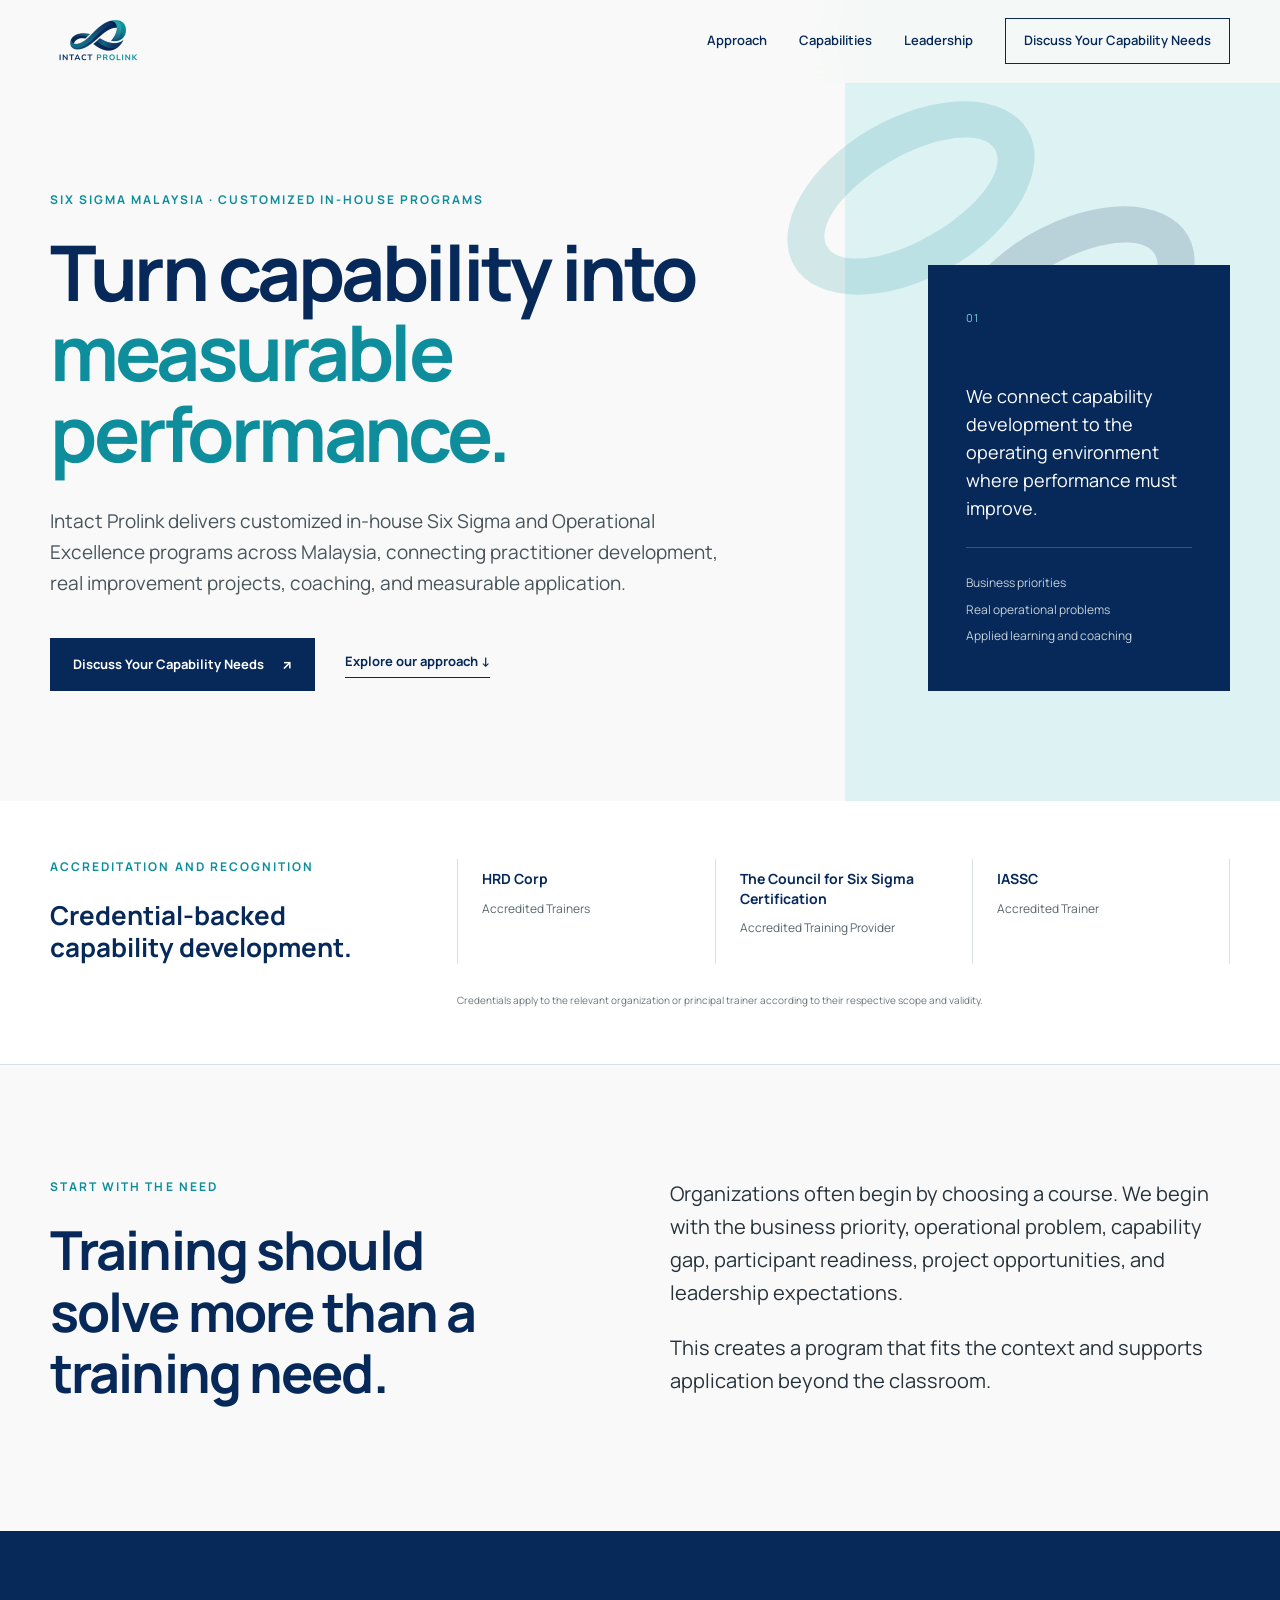
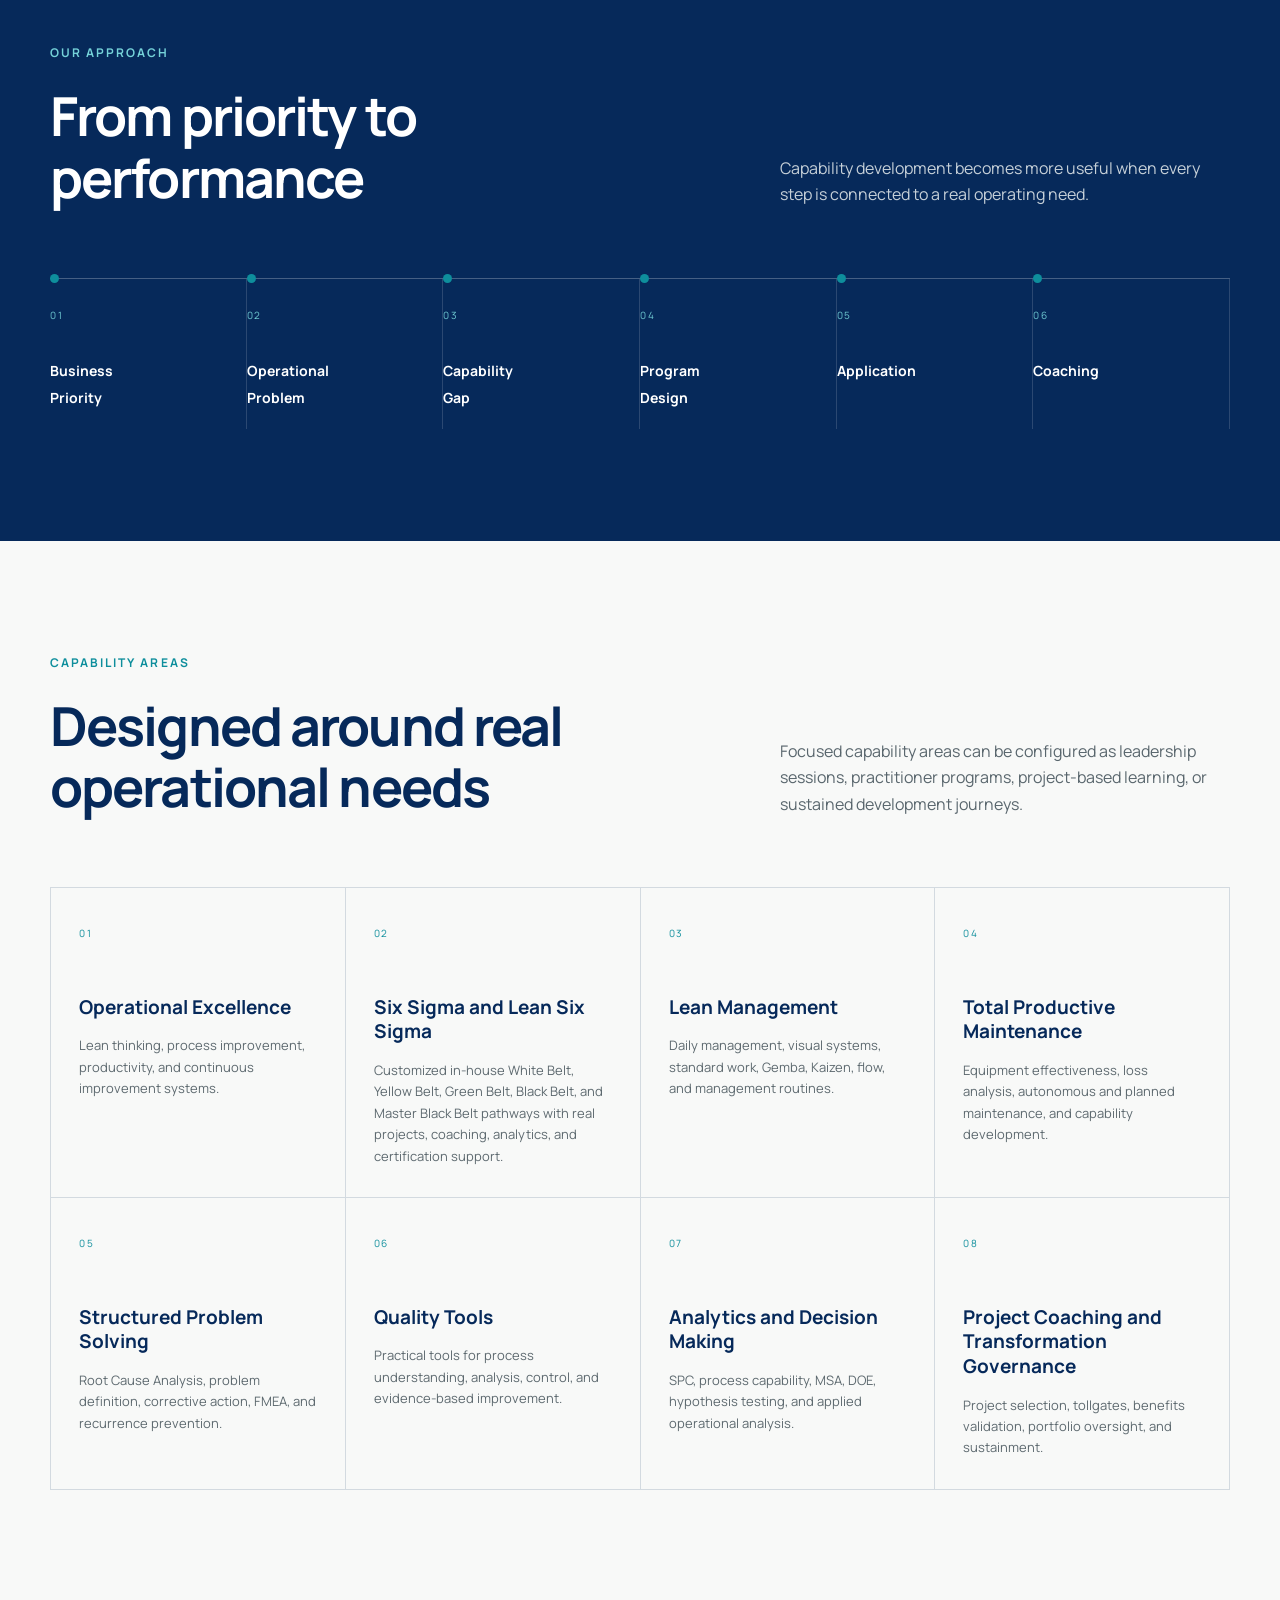
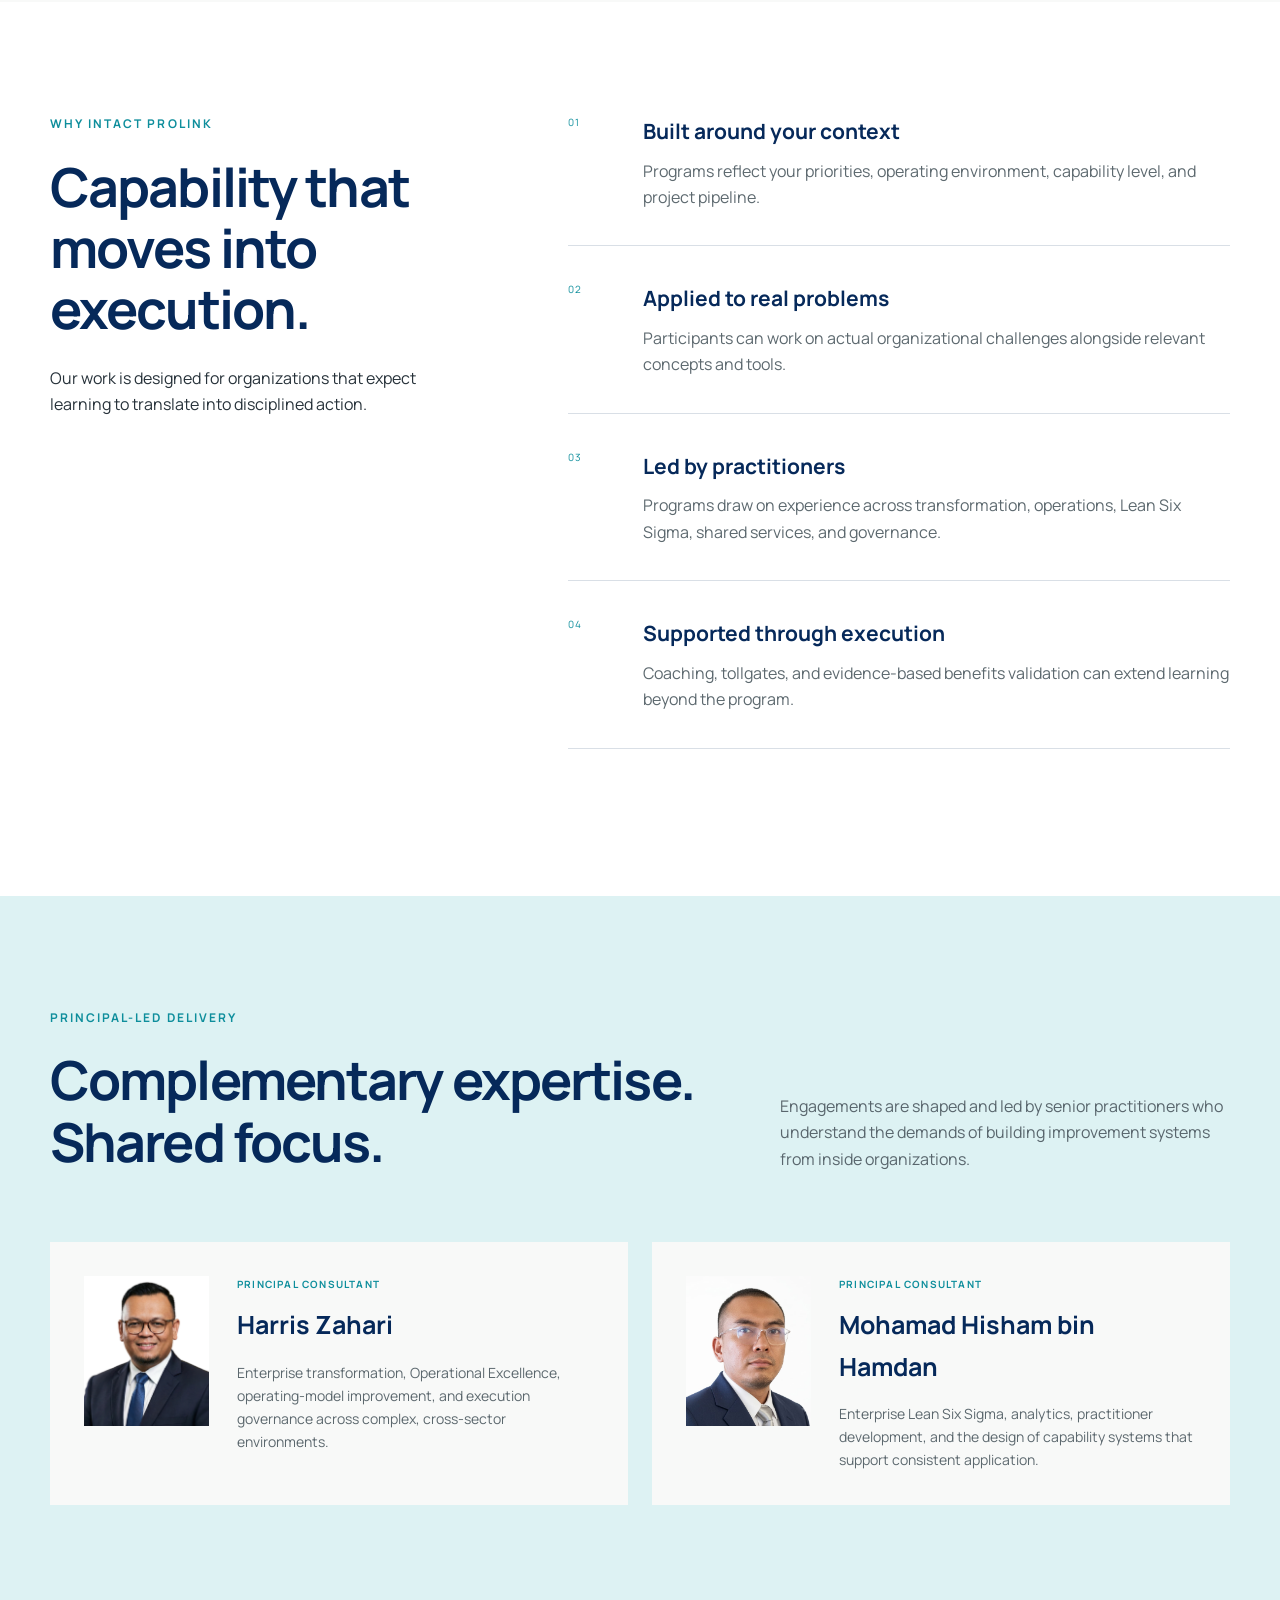
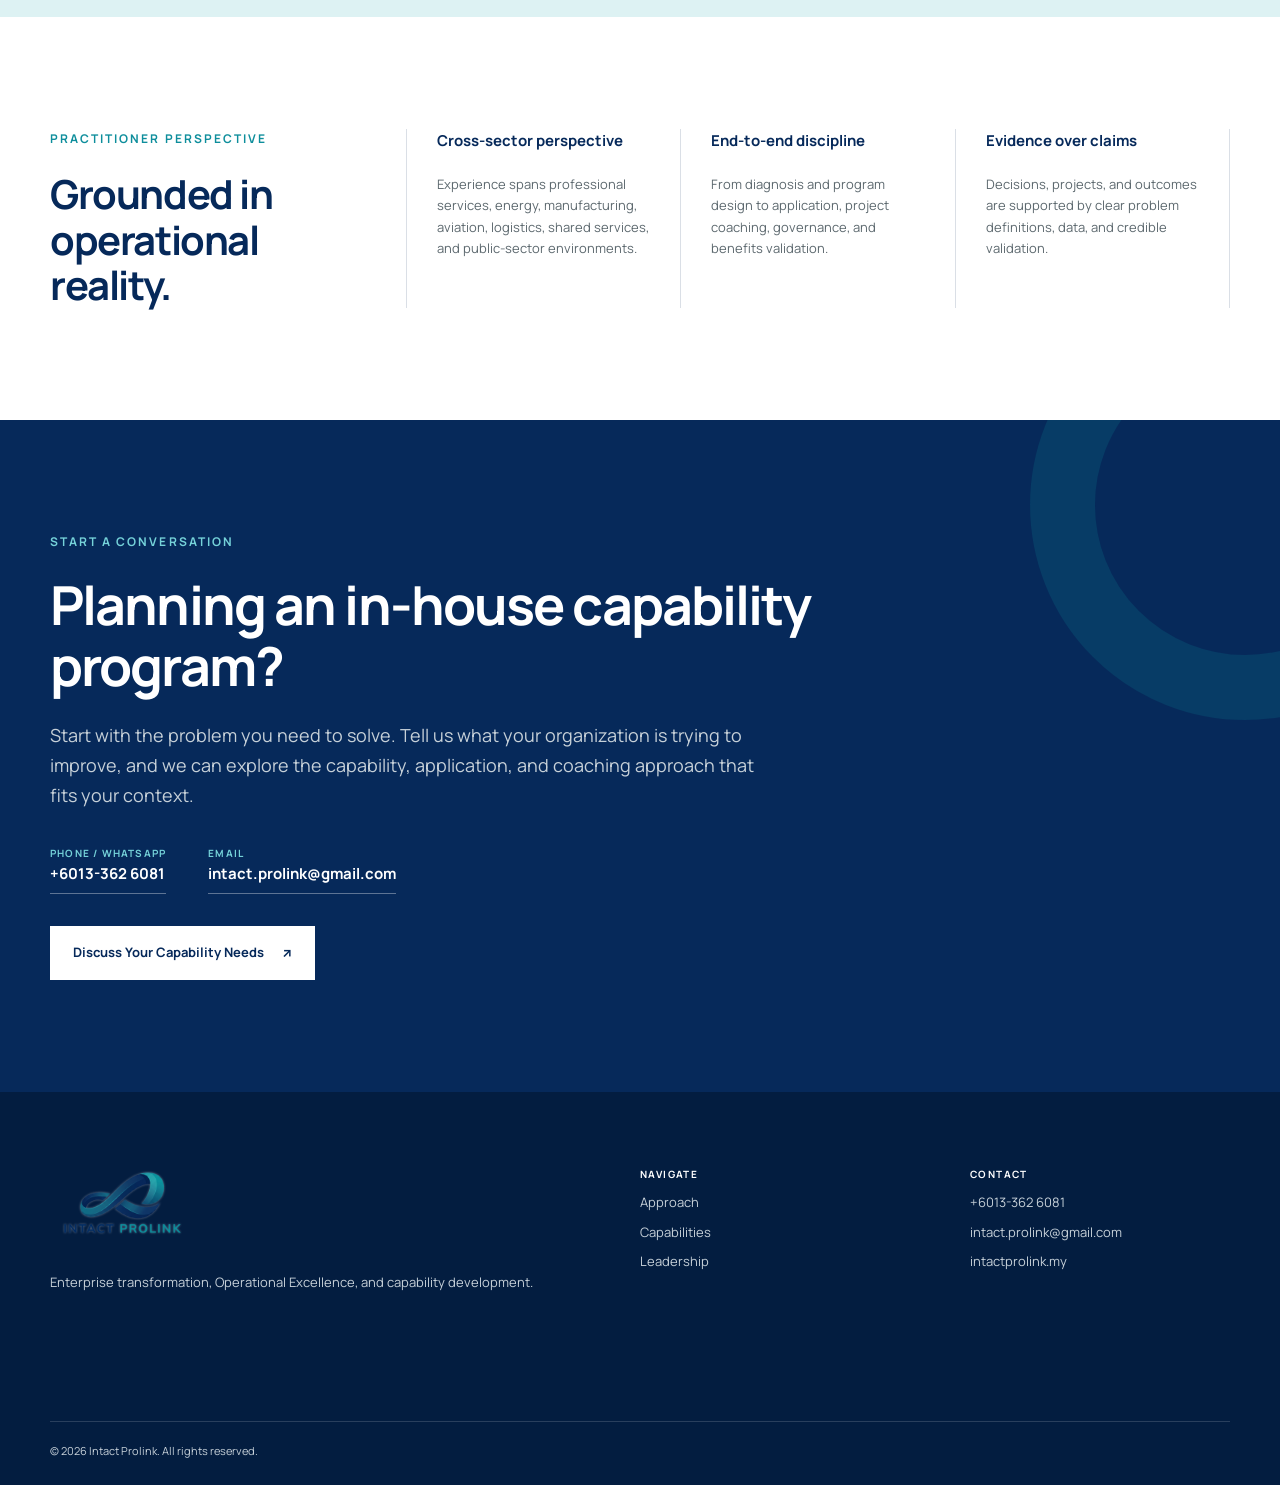
<file: index.html>
<!doctype html>
<html lang="en">
<head>
  <meta charset="utf-8">
  <meta name="viewport" content="width=device-width, initial-scale=1">
  <meta name="description" content="Customized in-house Six Sigma training in Malaysia, from White Belt to Master Black Belt, with real projects, coaching, analytics, and certification pathways.">
  <meta name="robots" content="index, follow, max-image-preview:large">
  <meta name="theme-color" content="#06295A">
  <link rel="canonical" href="https://intactprolink.my/">
  <link rel="alternate" hreflang="en-MY" href="https://intactprolink.my/">
  <link rel="alternate" hreflang="x-default" href="https://intactprolink.my/">
  <meta property="og:title" content="Six Sigma Malaysia | Intact Prolink">
  <meta property="og:description" content="Customized in-house Six Sigma and Lean Six Sigma programs in Malaysia, from White Belt to Master Black Belt.">
  <meta property="og:type" content="website">
  <meta property="og:url" content="https://intactprolink.my/">
  <meta property="og:site_name" content="Intact Prolink">
  <meta property="og:locale" content="en_MY">
  <meta property="og:image" content="https://intactprolink.my/assets/intact-prolink-logo.png">
  <meta property="og:image:alt" content="Intact Prolink">
  <meta name="twitter:card" content="summary">
  <meta name="twitter:title" content="Six Sigma Malaysia | Intact Prolink">
  <meta name="twitter:description" content="Customized in-house Six Sigma and Lean Six Sigma programs in Malaysia.">
  <title>Six Sigma Malaysia | In-House Training | Intact Prolink</title>
  <script type="application/ld+json">
  {
    "@context": "https://schema.org",
    "@graph": [
      {
        "@type": "Organization",
        "@id": "https://intactprolink.my/#organization",
        "name": "Intact Prolink",
        "url": "https://intactprolink.my/",
        "logo": "https://intactprolink.my/assets/intact-prolink-logo.png",
        "email": "intact.prolink@gmail.com",
        "telephone": "+60133626081",
        "areaServed": {"@type": "Country", "name": "Malaysia"},
        "description": "A principal-led enterprise transformation, Operational Excellence, and capability development firm delivering customized in-house Six Sigma programs in Malaysia."
      },
      {
        "@type": "Service",
        "@id": "https://intactprolink.my/#six-sigma-malaysia",
        "name": "Customized In-House Six Sigma Training Malaysia",
        "serviceType": "Six Sigma and Lean Six Sigma capability development",
        "provider": {"@id": "https://intactprolink.my/#organization"},
        "areaServed": {"@type": "Country", "name": "Malaysia"},
        "audience": {"@type": "BusinessAudience", "audienceType": "Organizations and enterprise teams"},
        "description": "White Belt, Yellow Belt, Green Belt, Black Belt, and Master Black Belt pathways with project coaching, analytics, tollgates, and certification support."
      }
    ]
  }
  </script>
  <link rel="preconnect" href="https://fonts.googleapis.com">
  <link rel="preconnect" href="https://fonts.gstatic.com" crossorigin>
  <link href="https://fonts.googleapis.com/css2?family=Inter:wght@400;500;600&amp;family=Manrope:wght@400;500;600;700;800&amp;display=swap" rel="stylesheet">
  <link rel="stylesheet" href="styles.css">
  <link rel="stylesheet" href="logo.css">
  <script src="script.js" defer></script>
</head>
<body>
  <a class="skip-link" href="#main">Skip to main content</a>
  <header class="site-header" data-header>
    <div class="container nav-wrap">
      <a class="brand" href="#top" aria-label="Intact Prolink home">
        <img src="assets/intact-prolink-logo.png" alt="Intact Prolink" width="180" height="120">
      </a>
      <button class="nav-toggle" type="button" aria-expanded="false" aria-controls="site-nav">
        <span class="sr-only">Open navigation</span><span></span><span></span>
      </button>
      <nav id="site-nav" class="site-nav" aria-label="Primary navigation">
        <a href="#approach">Approach</a>
        <a href="#capabilities">Capabilities</a>
        <a href="#leadership">Leadership</a>
        <a class="nav-cta" href="#contact">Discuss Your Capability Needs</a>
      </nav>
    </div>
  </header>

  <main id="main">
    <section class="hero" id="top">
      <div class="hero-orbit" aria-hidden="true"><span></span><span></span></div>
      <div class="container hero-grid">
        <div class="hero-copy reveal">
          <p class="eyebrow">Six Sigma Malaysia · Customized in-house programs</p>
          <h1>Turn capability into <span>measurable performance.</span></h1>
          <p class="hero-lead">Intact Prolink delivers customized in-house Six Sigma and Operational Excellence programs across Malaysia, connecting practitioner development, real improvement projects, coaching, and measurable application.</p>
          <div class="hero-actions">
            <a class="button button-primary" href="#contact">Discuss Your Capability Needs <span aria-hidden="true">↗</span></a>
            <a class="text-link" href="#approach">Explore our approach <span aria-hidden="true">↓</span></a>
          </div>
        </div>
        <aside class="hero-panel reveal" aria-label="Intact Prolink focus">
          <span class="panel-index">01</span>
          <p>We connect capability development to the operating environment where performance must improve.</p>
          <ul>
            <li>Business priorities</li>
            <li>Real operational problems</li>
            <li>Applied learning and coaching</li>
          </ul>
        </aside>
      </div>
    </section>

    <section class="accreditation-strip" aria-labelledby="accreditation-heading">
      <div class="container accreditation-grid">
        <div><p class="eyebrow">Accreditation and recognition</p><h2 id="accreditation-heading">Credential-backed capability development.</h2></div>
        <div class="credential-list">
          <div><strong>HRD Corp</strong><span>Accredited Trainers</span></div>
          <div><strong>The Council for Six Sigma Certification</strong><span>Accredited Training Provider</span></div>
          <div><strong>IASSC</strong><span>Accredited Trainer</span></div>
        </div>
        <p class="credential-note">Credentials apply to the relevant organization or principal trainer according to their respective scope and validity.</p>
      </div>
    </section>

    <section class="problem section">
      <div class="container split">
        <div class="section-heading reveal">
          <p class="eyebrow">Start with the need</p>
          <h2>Training should solve more than a training need.</h2>
        </div>
        <div class="body-large reveal">
          <p>Organizations often begin by choosing a course. We begin with the business priority, operational problem, capability gap, participant readiness, project opportunities, and leadership expectations.</p>
          <p>This creates a program that fits the context and supports application beyond the classroom.</p>
        </div>
      </div>
    </section>

    <section class="approach section" id="approach">
      <div class="container">
        <div class="section-intro reveal">
          <div><p class="eyebrow light">Our approach</p><h2>From priority to performance</h2></div>
          <p>Capability development becomes more useful when every step is connected to a real operating need.</p>
        </div>
        <ol class="approach-flow" aria-label="Intact Prolink approach">
          <li class="reveal"><span>01</span><strong>Business<br>Priority</strong></li>
          <li class="reveal"><span>02</span><strong>Operational<br>Problem</strong></li>
          <li class="reveal"><span>03</span><strong>Capability<br>Gap</strong></li>
          <li class="reveal"><span>04</span><strong>Program<br>Design</strong></li>
          <li class="reveal"><span>05</span><strong>Application</strong></li>
          <li class="reveal"><span>06</span><strong>Coaching</strong></li>
        </ol>
      </div>
    </section>

    <section class="capabilities section" id="capabilities">
      <div class="container">
        <div class="section-intro dark reveal">
          <div><p class="eyebrow">Capability areas</p><h2>Designed around real operational needs</h2></div>
          <p>Focused capability areas can be configured as leadership sessions, practitioner programs, project-based learning, or sustained development journeys.</p>
        </div>
        <div class="capability-grid">
          <article class="capability-card reveal"><span>01</span><h3>Operational Excellence</h3><p>Lean thinking, process improvement, productivity, and continuous improvement systems.</p></article>
          <article class="capability-card reveal"><span>02</span><h3>Six Sigma and Lean Six Sigma</h3><p>Customized in-house White Belt, Yellow Belt, Green Belt, Black Belt, and Master Black Belt pathways with real projects, coaching, analytics, and certification support.</p></article>
          <article class="capability-card reveal"><span>03</span><h3>Lean Management</h3><p>Daily management, visual systems, standard work, Gemba, Kaizen, flow, and management routines.</p></article>
          <article class="capability-card reveal"><span>04</span><h3>Total Productive Maintenance</h3><p>Equipment effectiveness, loss analysis, autonomous and planned maintenance, and capability development.</p></article>
          <article class="capability-card reveal"><span>05</span><h3>Structured Problem Solving</h3><p>Root Cause Analysis, problem definition, corrective action, FMEA, and recurrence prevention.</p></article>
          <article class="capability-card reveal"><span>06</span><h3>Quality Tools</h3><p>Practical tools for process understanding, analysis, control, and evidence-based improvement.</p></article>
          <article class="capability-card reveal"><span>07</span><h3>Analytics and Decision Making</h3><p>SPC, process capability, MSA, DOE, hypothesis testing, and applied operational analysis.</p></article>
          <article class="capability-card reveal"><span>08</span><h3>Project Coaching and Transformation Governance</h3><p>Project selection, tollgates, benefits validation, portfolio oversight, and sustainment.</p></article>
        </div>
      </div>
    </section>

    <section class="why section">
      <div class="container why-grid">
        <div class="why-heading reveal"><p class="eyebrow">Why Intact Prolink</p><h2>Capability that moves into execution.</h2><p>Our work is designed for organizations that expect learning to translate into disciplined action.</p></div>
        <div class="reasons">
          <article class="reveal"><span>01</span><div><h3>Built around your context</h3><p>Programs reflect your priorities, operating environment, capability level, and project pipeline.</p></div></article>
          <article class="reveal"><span>02</span><div><h3>Applied to real problems</h3><p>Participants can work on actual organizational challenges alongside relevant concepts and tools.</p></div></article>
          <article class="reveal"><span>03</span><div><h3>Led by practitioners</h3><p>Programs draw on experience across transformation, operations, Lean Six Sigma, shared services, and governance.</p></div></article>
          <article class="reveal"><span>04</span><div><h3>Supported through execution</h3><p>Coaching, tollgates, and evidence-based benefits validation can extend learning beyond the program.</p></div></article>
        </div>
      </div>
    </section>

    <section class="leadership section" id="leadership">
      <div class="container">
        <div class="section-intro dark reveal">
          <div><p class="eyebrow">Principal-led delivery</p><h2>Complementary expertise. Shared focus.</h2></div>
          <p>Engagements are shaped and led by senior practitioners who understand the demands of building improvement systems from inside organizations.</p>
        </div>
        <div class="leader-grid">
          <article class="leader reveal"><figure class="leader-photo"><img src="assets/harris-zahari.png" alt="Harris Zahari, Principal Consultant" width="645" height="617" loading="lazy"></figure><div><p class="role">Principal Consultant</p><h3>Harris Zahari</h3><p>Enterprise transformation, Operational Excellence, operating-model improvement, and execution governance across complex, cross-sector environments.</p></div></article>
          <article class="leader reveal"><figure class="leader-photo"><img src="assets/mohamad-hisham-hamdan.jpg" alt="Mohamad Hisham bin Hamdan, Principal Consultant" width="997" height="1024" loading="lazy"></figure><div><p class="role">Principal Consultant</p><h3>Mohamad Hisham bin Hamdan</h3><p>Enterprise Lean Six Sigma, analytics, practitioner development, and the design of capability systems that support consistent application.</p></div></article>
        </div>
      </div>
    </section>

    <section class="credibility section" aria-label="Credibility">
      <div class="container credibility-grid">
        <div class="credibility-title reveal"><p class="eyebrow">Practitioner perspective</p><h2>Grounded in operational reality.</h2></div>
        <div class="proof reveal"><strong>Cross-sector perspective</strong><p>Experience spans professional services, energy, manufacturing, aviation, logistics, shared services, and public-sector environments.</p></div>
        <div class="proof reveal"><strong>End-to-end discipline</strong><p>From diagnosis and program design to application, project coaching, governance, and benefits validation.</p></div>
        <div class="proof reveal"><strong>Evidence over claims</strong><p>Decisions, projects, and outcomes are supported by clear problem definitions, data, and credible validation.</p></div>
      </div>
    </section>

    <section class="contact section" id="contact">
      <div class="contact-orbit" aria-hidden="true"></div>
      <div class="container contact-inner reveal">
        <p class="eyebrow light">Start a conversation</p>
        <h2>Planning an in-house capability program?</h2>
        <p>Start with the problem you need to solve. Tell us what your organization is trying to improve, and we can explore the capability, application, and coaching approach that fits your context.</p>
 <div class="direct-contact" aria-label="Contact Intact Prolink">
          <a href="tel:+60133626081"><span>Phone / WhatsApp</span><strong>+6013-362 6081</strong></a>
          <a href="mailto:intact.prolink@gmail.com"><span>Email</span><strong>intact.prolink@gmail.com</strong></a>
        </div>
        <a class="button button-light" href="mailto:intact.prolink@gmail.com?subject=Six%20Sigma%20Malaysia%20Capability%20Discussion">Discuss Your Capability Needs <span aria-hidden="true">↗</span></a>
      </div>
    </section>
  </main>

  <footer class="site-footer">
    <div class="container footer-grid">
      <div><a class="brand brand-footer" href="#top"><img src="assets/intact-prolink-logo.png" alt="Intact Prolink" width="180" height="120"></a><p>Enterprise transformation, Operational Excellence, and capability development.</p></div>
      <div><p class="footer-label">Navigate</p><a href="#approach">Approach</a><a href="#capabilities">Capabilities</a><a href="#leadership">Leadership</a></div>
      <div><p class="footer-label">Contact</p><a href="tel:+60133626081">+6013-362 6081</a><a href="mailto:intact.prolink@gmail.com">intact.prolink@gmail.com</a><a href="https://intactprolink.my">intactprolink.my</a></div>
      <p class="copyright">© <span data-year></span> Intact Prolink. All rights reserved.</p>
    </div>
  </footer>
</body>
</html>
</file>
<file: styles.css>
:root{--navy:#06295a;--teal:#0e8e9c;--steel:#145377;--aqua:#ddf2f3;--white:#f8f9f8;--charcoal:#27323a;--line:rgba(6,41,90,.15);--max:1180px;--radius:2px}*{box-sizing:border-box}html{scroll-behavior:smooth;scroll-padding-top:90px}body{margin:0;background:var(--white);color:var(--charcoal);font-family:Manrope,Inter,Arial,sans-serif;font-size:16px;line-height:1.65}a{color:inherit;text-decoration:none}button{font:inherit}.container{width:min(calc(100% - 48px),var(--max));margin:auto}.section{padding:112px 0}.skip-link{position:fixed;left:16px;top:-100px;z-index:1000;background:#fff;padding:10px 16px}.skip-link:focus{top:16px}.sr-only{position:absolute;width:1px;height:1px;padding:0;margin:-1px;overflow:hidden;clip:rect(0,0,0,0);white-space:nowrap;border:0}.site-header{position:fixed;inset:0 0 auto;z-index:100;background:rgba(248,249,248,.88);backdrop-filter:blur(15px);border-bottom:1px solid transparent;transition:.25s}.site-header.scrolled{border-color:var(--line)}.nav-wrap{height:82px;display:flex;align-items:center;justify-content:space-between}.brand{display:flex;align-items:center;gap:12px;color:var(--navy)}.brand-name{font-size:14px;font-weight:700;letter-spacing:.11em}.brand-name strong{color:var(--teal)}.brand-mark{width:38px;height:24px;display:block;position:relative}.brand-mark i,.brand-mark b{position:absolute;width:23px;height:16px;border:5px solid var(--navy);border-radius:50%;transform:rotate(-25deg);top:3px}.brand-mark i{left:0;border-right-color:var(--teal)}.brand-mark b{right:0;border-left-color:var(--teal)}.site-nav{display:flex;align-items:center;gap:32px;font-size:13px;font-weight:600;color:var(--navy)}.site-nav>a:not(.nav-cta){position:relative}.site-nav>a:not(.nav-cta):after{content:"";position:absolute;left:0;bottom:-7px;width:0;height:2px;background:var(--teal);transition:.25s}.site-nav>a:hover:after{width:100%}.nav-cta{border:1px solid var(--navy);padding:11px 18px;transition:.2s}.nav-cta:hover{background:var(--navy);color:#fff}.nav-toggle{display:none;border:0;background:transparent;width:42px;height:42px}.nav-toggle span:not(.sr-only){display:block;height:2px;width:22px;background:var(--navy);margin:6px auto}.hero{min-height:780px;padding:190px 0 110px;display:flex;align-items:center;position:relative;overflow:hidden}.hero:after{content:"";position:absolute;right:0;top:0;width:34%;height:100%;background:var(--aqua);z-index:-2}.hero-grid{display:grid;grid-template-columns:1.65fr .65fr;gap:110px;align-items:end}.eyebrow{color:var(--teal);font-size:12px;font-weight:700;letter-spacing:.17em;text-transform:uppercase;margin:0 0 22px}.eyebrow.light{color:#75d2d9}.hero h1{font-size:clamp(48px,6vw,78px);line-height:1.05;letter-spacing:-.045em;color:var(--navy);max-width:850px;margin:0}.hero h1 span{color:var(--teal)}.hero-lead{font-size:19px;max-width:690px;margin:32px 0 38px;color:#48545a}.hero-actions{display:flex;align-items:center;gap:30px}.button{display:inline-flex;align-items:center;justify-content:center;gap:18px;padding:15px 22px;font-size:13px;font-weight:700;transition:.2s;border:1px solid transparent}.button-primary{background:var(--navy);color:#fff}.button-primary:hover{background:var(--steel);transform:translateY(-2px)}.text-link{font-size:13px;font-weight:700;color:var(--navy);border-bottom:1px solid var(--navy);padding-bottom:4px}.hero-panel{background:var(--navy);color:#fff;padding:38px;min-height:330px}.panel-index{font-size:11px;color:#75d2d9;letter-spacing:.14em}.hero-panel>p{font-size:18px;line-height:1.55;margin:54px 0 24px}.hero-panel ul{list-style:none;margin:0;padding:18px 0 0;border-top:1px solid rgba(255,255,255,.2);font-size:12px;color:#c6d0d8}.hero-panel li{margin:7px 0}.hero-orbit{position:absolute;right:5%;top:118px;width:440px;height:400px;z-index:-1;opacity:.16}.hero-orbit span{position:absolute;width:270px;height:160px;border:38px solid var(--teal);border-radius:50%;transform:rotate(-30deg)}.hero-orbit span+span{left:160px;top:105px;border-color:var(--navy)}.split{display:grid;grid-template-columns:1fr 1.12fr;gap:120px}.section-heading h2,.section-intro h2,.why h2,.leadership h2,.credibility h2,.contact h2{font-size:clamp(36px,4.2vw,56px);line-height:1.14;letter-spacing:-.035em;color:var(--navy);margin:0}.body-large{font-size:20px;line-height:1.65}.body-large p{margin:0 0 22px}.approach{background:var(--navy);color:#fff}.section-intro{display:flex;justify-content:space-between;gap:80px;align-items:end;margin-bottom:70px}.section-intro h2{color:#fff}.section-intro>p{max-width:450px;margin:0;color:#c6d0d8}.section-intro.dark h2{color:var(--navy)}.section-intro.dark>p{color:#59666d}.approach-flow{display:grid;grid-template-columns:repeat(6,1fr);list-style:none;margin:0;padding:0;border-top:1px solid rgba(255,255,255,.25)}.approach-flow li{position:relative;padding:28px 15px 10px 0;min-height:150px;border-right:1px solid rgba(255,255,255,.15)}.approach-flow li:after{content:"";position:absolute;top:-5px;left:0;width:9px;height:9px;border-radius:50%;background:var(--teal)}.approach-flow span{display:block;color:#70cbd3;font-size:10px;letter-spacing:.15em;margin-bottom:34px}.approach-flow strong{font-size:14px;line-height:1.4}.capability-grid{display:grid;grid-template-columns:repeat(4,1fr);border-top:1px solid var(--line);border-left:1px solid var(--line)}.capability-card{min-height:285px;padding:30px 28px;border-right:1px solid var(--line);border-bottom:1px solid var(--line);transition:.25s}.capability-card:hover{background:var(--aqua);transform:translateY(-4px)}.capability-card span,.reasons span{font-size:10px;color:var(--teal);letter-spacing:.15em}.capability-card h3{font-size:19px;line-height:1.3;color:var(--navy);margin:50px 0 16px}.capability-card p{font-size:13px;line-height:1.65;margin:0;color:#5d696f}.why{background:#fff}.why-grid{display:grid;grid-template-columns:.75fr 1.25fr;gap:120px}.why-heading{position:sticky;top:140px;align-self:start}.why-heading>p:last-child{max-width:420px;margin-top:25px}.reasons article{display:grid;grid-template-columns:50px 1fr;gap:25px;padding:0 0 35px;margin-bottom:35px;border-bottom:1px solid var(--line)}.reasons h3{font-size:21px;color:var(--navy);margin:0 0 9px}.reasons p{margin:0;color:#5d696f}.leadership{background:var(--aqua)}.leader-grid{display:grid;grid-template-columns:1fr 1fr;gap:24px}.leader{background:var(--white);padding:34px;display:grid;grid-template-columns:125px 1fr;gap:28px;align-items:start}.leader-monogram{width:125px;height:150px;display:grid;place-items:end start;padding:18px;background:var(--navy);color:#fff;font-size:24px;font-weight:700}.leader-monogram.alt{background:var(--steel)}.role{margin:0 0 12px;text-transform:uppercase;color:var(--teal);font-weight:700;letter-spacing:.12em;font-size:10px}.leader h3{font-size:25px;color:var(--navy);margin:0 0 15px}.leader p:last-child{font-size:14px;color:#5c686e;margin:0}.credibility{background:#fff}.credibility-grid{display:grid;grid-template-columns:1.3fr repeat(3,1fr);gap:0}.credibility-title,.proof{padding:0 30px;border-right:1px solid var(--line)}.credibility-title{padding-left:0}.credibility h2{font-size:40px}.proof strong{display:block;color:var(--navy);font-size:15px;margin-bottom:20px}.proof p{font-size:13px;margin:0;color:#5c686e}.contact{position:relative;background:var(--navy);color:#fff;overflow:hidden}.contact-inner{position:relative;max-width:850px;margin-left:max(24px,calc((100% - var(--max))/2));margin-right:auto}.contact h2{color:#fff;max-width:780px}.contact-inner>p:not(.eyebrow){font-size:18px;max-width:730px;color:#c6d0d8;margin:25px 0 35px}.button-light{background:#fff;color:var(--navy)}.button-light:hover{background:var(--aqua);transform:translateY(-2px)}.contact-orbit{position:absolute;width:430px;height:430px;border:65px solid var(--teal);border-radius:50%;right:-180px;top:-130px;opacity:.18}.site-footer{background:#031d40;color:#c6d0d8;padding:64px 0 25px;font-size:13px}.footer-grid{display:grid;grid-template-columns:2fr 1fr 1fr;gap:70px}.brand-footer{color:#fff;margin-bottom:20px}.brand-footer .brand-mark i,.brand-footer .brand-mark b{border-color:#fff}.brand-footer .brand-mark i{border-right-color:var(--teal)}.brand-footer .brand-mark b{border-left-color:var(--teal)}.footer-grid>div>a:not(.brand){display:block;margin:8px 0}.footer-label{color:#fff;text-transform:uppercase;letter-spacing:.14em;font-size:10px;font-weight:700}.copyright{grid-column:1/-1;margin:45px 0 0;padding-top:20px;border-top:1px solid rgba(255,255,255,.15);font-size:11px}.reveal{opacity:0;transform:translateY(18px);transition:opacity .65s ease,transform .65s ease}.reveal.visible{opacity:1;transform:none}@media(prefers-reduced-motion:reduce){html{scroll-behavior:auto}.reveal{opacity:1;transform:none;transition:none}}@media(max-width:920px){.section{padding:85px 0}.hero{padding-top:150px}.hero-grid,.split,.why-grid{grid-template-columns:1fr;gap:55px}.hero:after{width:25%}.hero-panel{max-width:500px}.approach-flow{grid-template-columns:repeat(3,1fr);row-gap:25px}.capability-grid{grid-template-columns:repeat(2,1fr)}.why-heading{position:static}.leader-grid{grid-template-columns:1fr}.credibility-grid{grid-template-columns:1fr 1fr;gap:45px}.credibility-title,.proof{padding:0;border:0}.site-nav{position:absolute;top:82px;left:0;right:0;background:var(--white);display:none;flex-direction:column;align-items:stretch;padding:24px;border-bottom:1px solid var(--line)}.site-nav.open{display:flex}.nav-toggle{display:block}.section-intro{align-items:start;flex-direction:column;gap:25px}}@media(max-width:600px){.container{width:min(calc(100% - 32px),var(--max))}.section{padding:70px 0}.hero{min-height:auto;padding:135px 0 75px}.hero h1{font-size:44px}.hero-lead{font-size:17px}.hero-actions{align-items:flex-start;flex-direction:column}.hero-panel{padding:28px;min-height:290px}.hero-panel>p{margin-top:42px}.section-heading h2,.section-intro h2,.why h2,.leadership h2,.contact h2{font-size:35px}.body-large{font-size:17px}.approach-flow{grid-template-columns:repeat(2,1fr)}.capability-grid{grid-template-columns:1fr}.capability-card{min-height:235px}.leader{grid-template-columns:1fr}.leader-monogram{width:100%;height:115px}.credibility-grid,.footer-grid{grid-template-columns:1fr}.footer-grid{gap:35px}.copyright{grid-column:1}.contact-inner{margin:0 16px}.brand-name{font-size:12px}.hero-orbit{display:none}}
</file>
<file: logo.css>
.brand img {
  display: block;
  width: 150px;
  height: 64px;
  object-fit: contain;
  object-position: left center;
}

.brand-footer img {
  width: 180px;
  height: 96px;
  filter: drop-shadow(0 0 1px rgba(255, 255, 255, 0.4));
}

.leader-photo {
  width: 125px;
  height: 150px;
  margin: 0;
  overflow: hidden;
  background: #DDF2F3;
}

.leader-photo img {
  display: block;
  width: 100%;
  height: 100%;
  object-fit: cover;
  object-position: center top;
}

.accreditation-strip {
  padding: 56px 0;
  background: #ffffff;
  border-bottom: 1px solid rgba(6, 41, 90, 0.15);
}

.accreditation-grid {
  display: grid;
  grid-template-columns: 0.8fr 1.8fr;
  gap: 28px 64px;
  align-items: end;
}

.accreditation-grid h2 {
  margin: 0;
  color: #06295A;
  font-size: 26px;
  line-height: 1.25;
}

.credential-list {
  display: grid;
  grid-template-columns: repeat(3, 1fr);
  border-left: 1px solid rgba(6, 41, 90, 0.15);
}

.credential-list div {
  min-height: 105px;
  padding: 10px 24px;
  border-right: 1px solid rgba(6, 41, 90, 0.15);
}

.credential-list strong,
.credential-list span {
  display: block;
}

.credential-list strong {
  color: #06295A;
  font-size: 14px;
  line-height: 1.4;
}

.credential-list span {
  margin-top: 10px;
  color: #59666d;
  font-size: 12px;
}

.credential-note {
  grid-column: 2;
  margin: 0;
  color: #6a757b;
  font-size: 10px;
}

.direct-contact {
  display: flex;
  flex-wrap: wrap;
  gap: 14px 42px;
  margin: 0 0 32px;
}

.direct-contact a,
.direct-contact span,
.direct-contact strong {
  display: block;
}

.direct-contact a {
  padding-bottom: 7px;
  border-bottom: 1px solid rgba(255, 255, 255, 0.35);
}

.direct-contact span {
  color: #75D2D9;
  font-size: 10px;
  font-weight: 700;
  letter-spacing: 0.12em;
  text-transform: uppercase;
}

.direct-contact strong {
  color: #ffffff;
  font-size: 15px;
}

@media (max-width: 600px) {
  .brand img {
    width: 130px;
    height: 58px;
  }

  .leader-photo {
    width: 100%;
    height: 260px;
  }

  .accreditation-grid,
  .credential-list {
    grid-template-columns: 1fr;
  }

  .credential-list {
    border-top: 1px solid rgba(6, 41, 90, 0.15);
    border-left: 0;
  }

  .credential-list div {
    min-height: auto;
    padding: 20px 0;
    border-right: 0;
    border-bottom: 1px solid rgba(6, 41, 90, 0.15);
  }

  .credential-note {
    grid-column: 1;
  }
}
</file>
